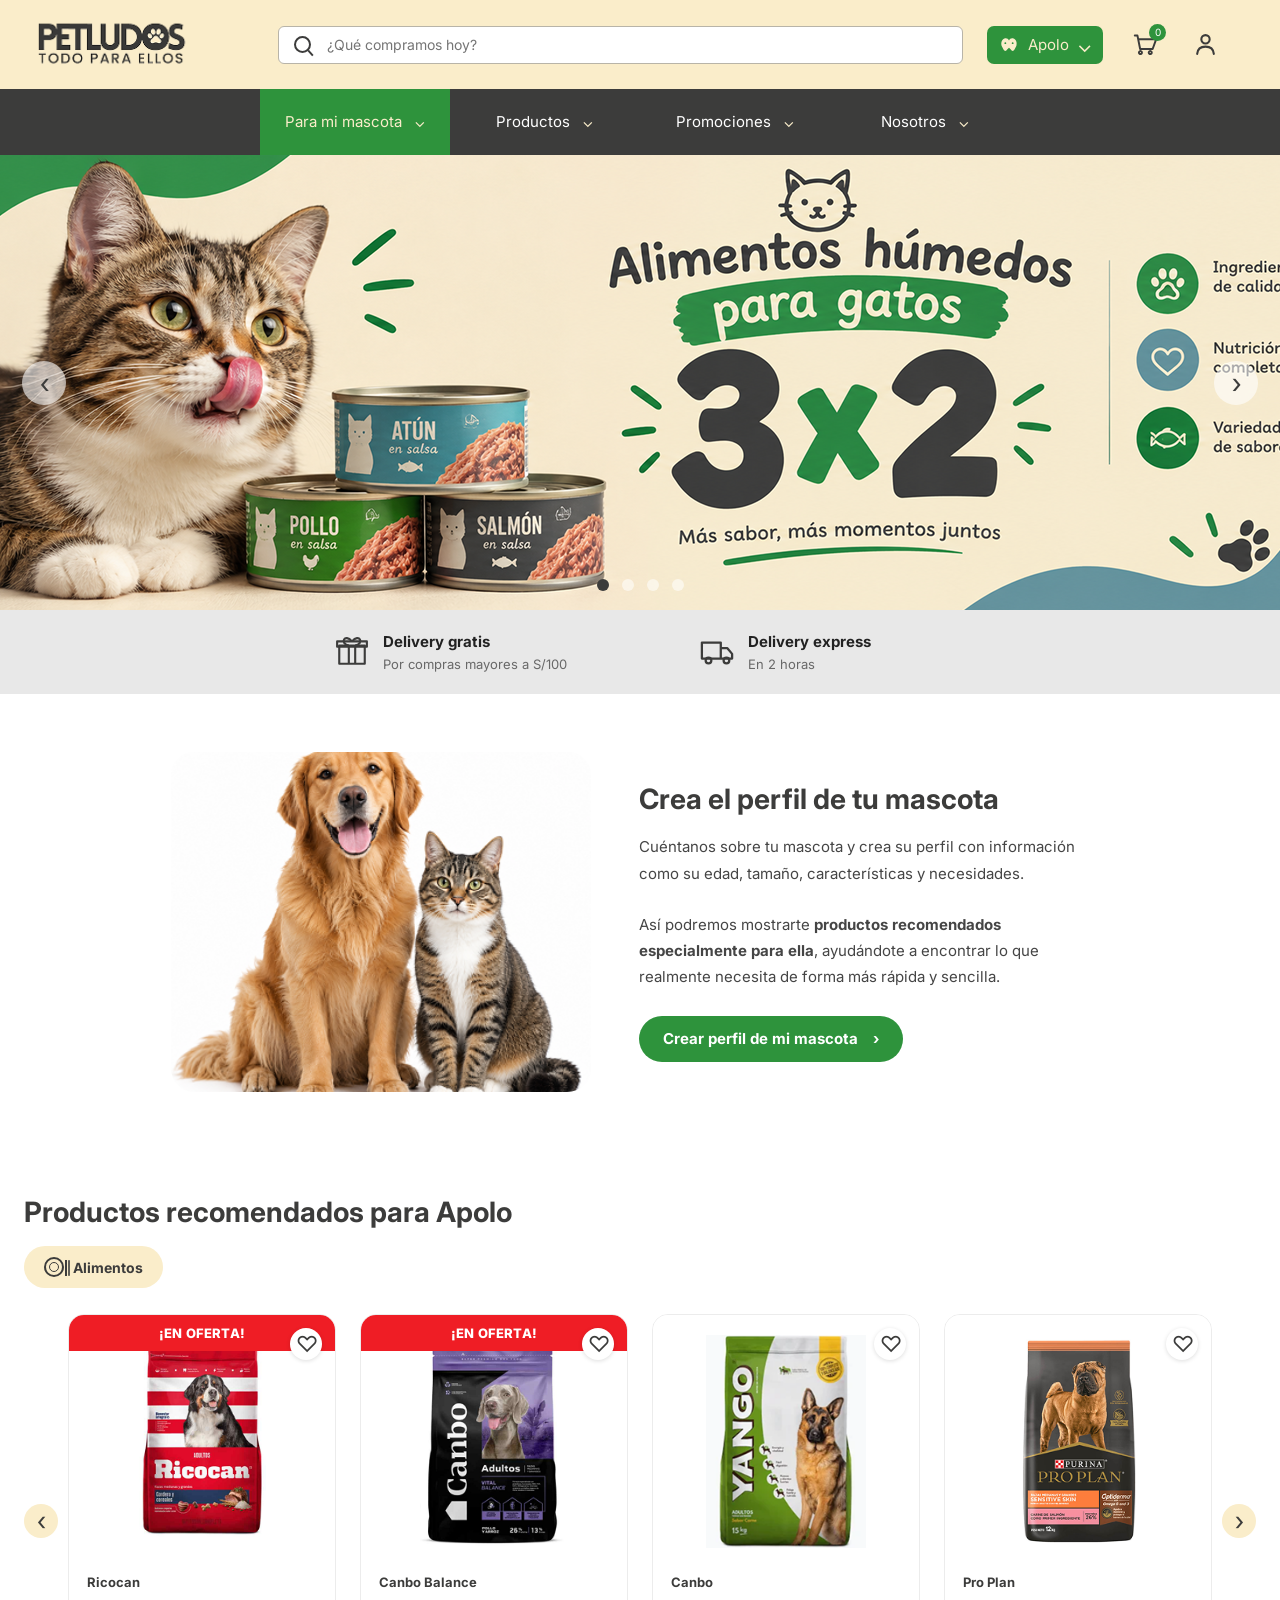
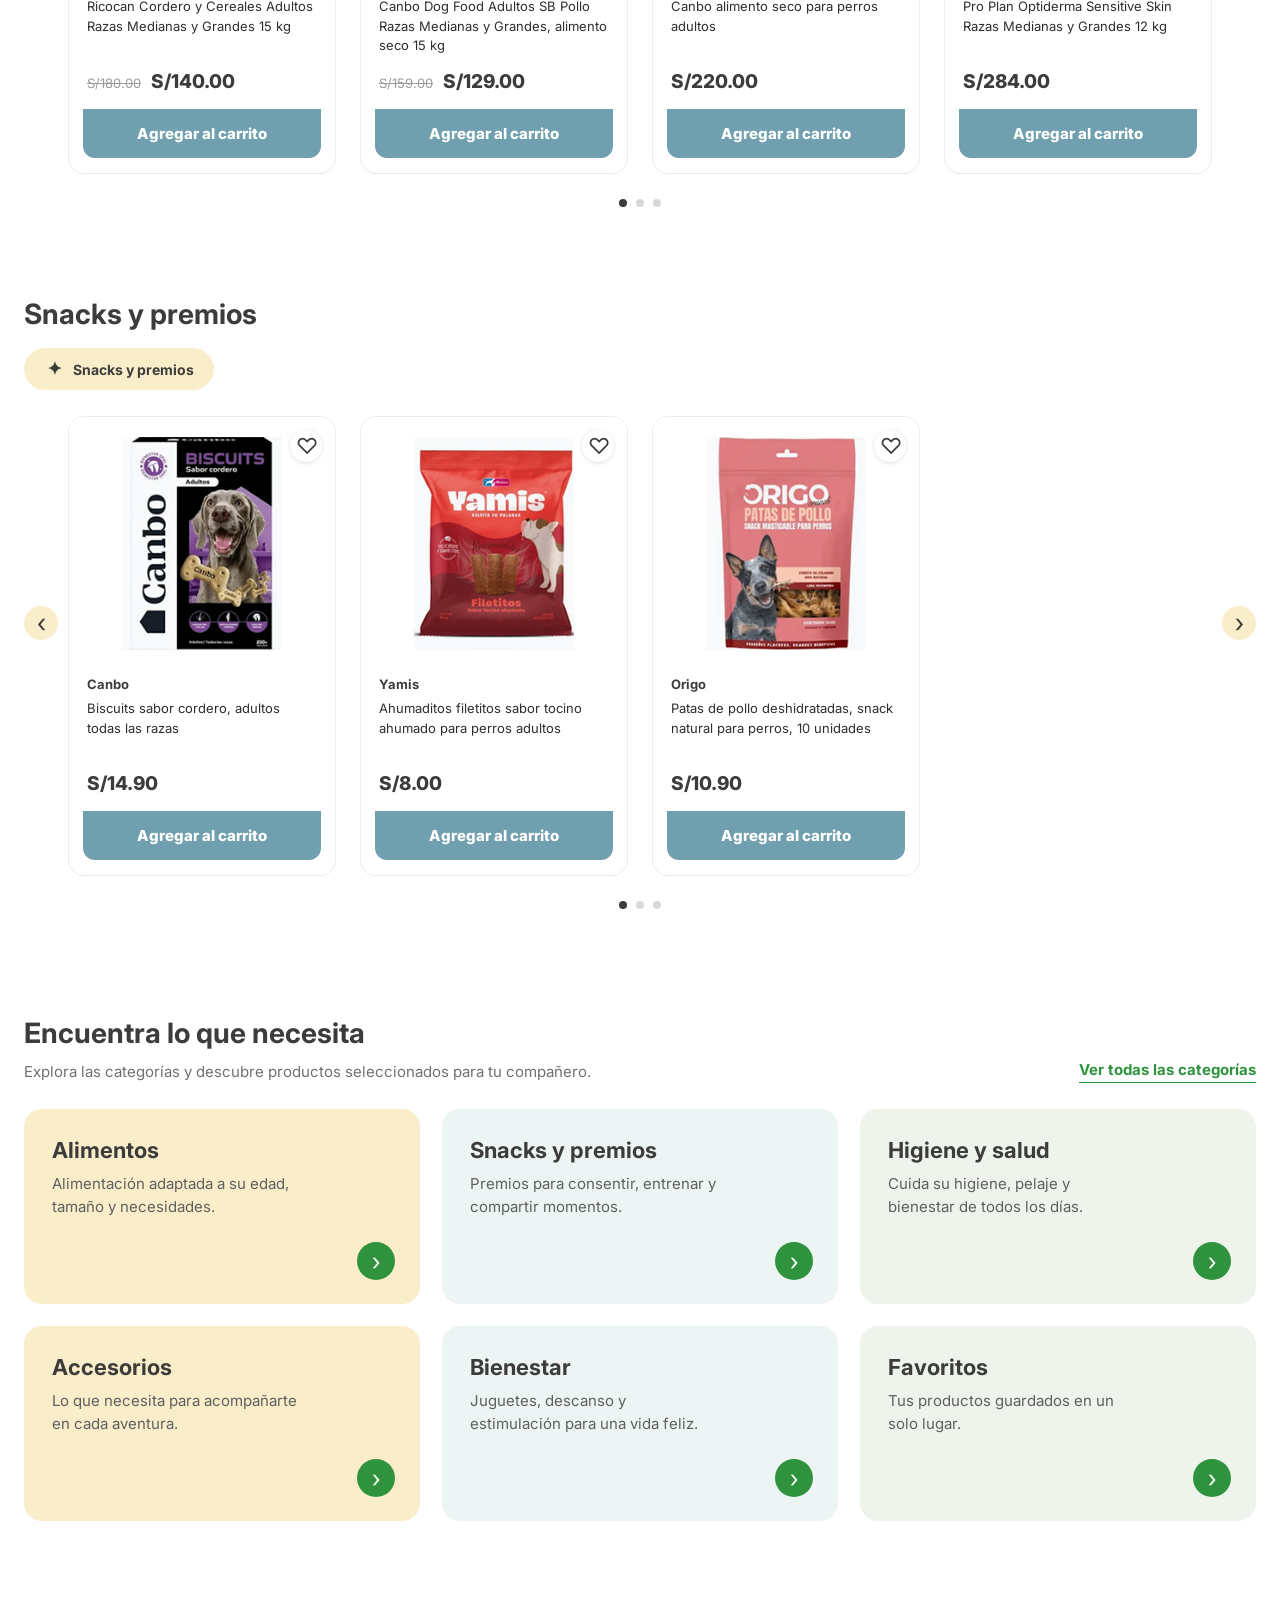
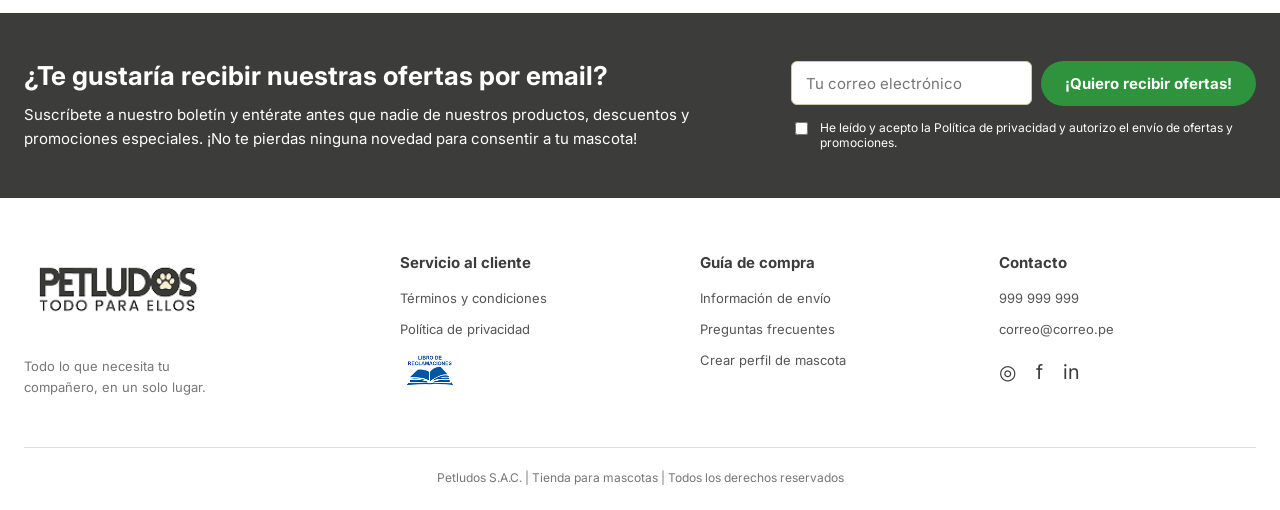
<file: index.html>
<!doctype html>
<html lang="es">
  <head>
    <meta charset="utf-8" />
    <meta name="viewport" content="width=device-width,initial-scale=1" />
    <title>Petludos | Todo para su bienestar</title>
    <link rel="preconnect" href="https://fonts.googleapis.com" />
    <link rel="preconnect" href="https://fonts.gstatic.com" crossorigin />
    <link
      href="https://fonts.googleapis.com/css2?family=Inter:wght@400;500;600;700;800&display=swap"
      rel="stylesheet"
    />
    <link rel="stylesheet" href="styles.css" />
  </head>
  <body>
    <header class="header">
      <div class="topbar wrap">
        <a class="brand-logo" href="index.html" aria-label="Petludos, inicio"
          ><img
            src="./assets/Logo-petludos.png"
            alt="Petludos"
        /></a>
        <form class="searchbar" id="searchForm">
          <span class="search-icon" aria-hidden="true"></span
          ><input
            id="searchInput"
            type="search"
            placeholder="¿Qué compramos hoy?"
            aria-label="Buscar productos"
          />
        </form>
        <button class="pet-profile" id="profileButton">
          <svg class="pet-profile-icon" viewBox="0 0 24 24" aria-hidden="true">
            <path
              d="M4 13c-1-3 0-7 3-8 2-1 4 0 5 2 1-2 3-3 5-2 3 1 4 5 3 8l-2 4c-1 2-3 2-4 0l-2-2-2 2c-1 2-3 2-4 0z"
              fill="currentColor"
            />
            <circle cx="8" cy="10" r="1" fill="#2E933C" />
            <circle cx="16" cy="10" r="1" fill="#2E933C" /></svg
          ><span>Apolo</span><span class="caret">⌄</span>
        </button>
        <button
          class="icon-button cart-head"
          id="cartButton"
          aria-label="Abrir carrito"
        >
          <svg class="cart-icon" viewBox="0 0 28 28" aria-hidden="true">
            <path
              d="M2 4h3l3 15h14l4-11H7M10 23a1.7 1.7 0 1 0 0 .1M21 23a1.7 1.7 0 1 0 0 .1"
              fill="none"
              stroke="currentColor"
              stroke-width="2.2"
              stroke-linecap="round"
              stroke-linejoin="round"
            /></svg
          ><i id="cartCount">0</i>
        </button>
        <button
          class="icon-button account-head"
          id="profileButton2"
          aria-label="Perfil"
        >
          <svg viewBox="0 0 24 24" aria-hidden="true">
            <circle
              cx="12"
              cy="7"
              r="4"
              fill="none"
              stroke="currentColor"
              stroke-width="2"
            />
            <path
              d="M4 21c.4-4.3 3.2-7 8-7s7.6 2.7 8 7"
              fill="none"
              stroke="currentColor"
              stroke-width="2"
              stroke-linecap="round"
            />
          </svg>
        </button>
      </div>
      <nav class="mainnav">
        <div class="wrap nav-inner">
          <a class="nav-pet" href="?view=categorias" data-view="categorias"
            >Para mi mascota <span>⌄</span></a
          >
          <a href="?view=productos" data-view="productos"
            >Productos <span>⌄</span></a
          >
          <a href="?view=promociones" data-view="promociones"
            >Promociones <span>⌄</span></a
          >
          <a href="?view=nosotros" data-view="nosotros"
            >Nosotros <span>⌄</span></a
          >
        </div>
      </nav>
    </header>
    <main id="app" tabindex="-1"></main>
    <footer class="footer" id="footer">
      <div class="wrap footer-grid">
        <div class="footer-brand">
          <img
            src="./assets/Logo-petludos.png"
            alt="Petludos"
          />
          <p>Todo lo que necesita tu compañero, en un solo lugar.</p>
        </div>
        <div class="footer-customer">
          <b>Servicio al cliente</b><a href="#">Términos y condiciones</a
          ><a href="#">Política de privacidad</a
          ><a
            class="complaints-book"
            href="#"
            aria-label="Libro de reclamaciones"
            ><img
            src="./assets/Libro-de-reclamaciones.png"
            alt="Libro de reclamaciones"
            style="width: 60px; height: auto; max-width: 60px; display: block;"
          /></a>
        </div>
        <div>
          <b>Guía de compra</b><a href="#">Información de envío</a
          ><a href="#">Preguntas frecuentes</a
          ><a href="#" id="footerProfile">Crear perfil de mascota</a>
        </div>
        <div>
          <b>Contacto</b><a href="tel:999999999">999 999 999</a
          ><a href="mailto:correo@correo.pe">correo@correo.pe</a>
          <div class="socials">◎　f　in</div>
        </div>
      </div>
      <div class="wrap copyright">
        Petludos S.A.C. | Tienda para mascotas | Todos los derechos reservados
      </div>
    </footer>
    <div class="modal-backdrop" id="modalBackdrop" hidden>
      <section
        class="modal"
        role="dialog"
        aria-modal="true"
        aria-labelledby="modalTitle"
      >
        <button class="modal-close" id="modalClose" aria-label="Cerrar">
          ×
        </button>
        <div id="modalContent"></div>
      </section>
    </div>
    <script src="main.js"></script>
  </body>
</html>
</file>
<file: styles.css>
:root {
  --cream: #faedca;
  --charcoal: #3c3c3b;
  --green: #2e933c;
  --blue: #70a0af;
  --ink: #222;
  --muted: #707070;
  --line: #e7e7e7;
  --red: #ef1d25;
  --max: 1248px;
}
* {
  box-sizing: border-box;
}
html {
  scroll-behavior: smooth;
}
body {
  margin: 0;
  color: var(--ink);
  font-family: Inter, Arial, sans-serif;
  background: #fff;
  font-size: 15px;
}
button,
input,
select {
  font: inherit;
}
button,
a {
  -webkit-tap-highlight-color: transparent;
}
a {
  color: inherit;
  text-decoration: none;
}
button {
  cursor: pointer;
}
.wrap {
  width: min(var(--max), calc(100% - 48px));
  margin-inline: auto;
}
.header {
  position: relative;
  z-index: 5;
  background: var(--cream);
}
.topbar {
  height: 89px;
  display: flex;
  align-items: center;
  gap: 24px;
}
.brand-logo {
  width: 178px;
  height: 70px;
  display: flex;
  align-items: center;
  flex-shrink: 0;
}
.brand-logo img {
  display: block;
  max-width: 100%;
  max-height: 100%;
  object-fit: contain;
}
.searchbar {
  height: 38px;
  border: 1px solid #b8b4a8;
  background: #fff;
  border-radius: 6px;
  display: flex;
  align-items: center;
  gap: 14px;
  padding: 0 15px;
  max-width: 685px;
  flex: 1;
  margin-left: 52px;
}
.searchbar input {
  border: 0;
  outline: 0;
  min-width: 0;
  width: 100%;
  background: transparent;
  font-size: 14px;
}
.search-icon {
  width: 17px;
  height: 17px;
  border: 2px solid var(--charcoal);
  border-radius: 50%;
  position: relative;
  display: inline-block;
  flex-shrink: 0;
}
.search-icon:after {
  content: "";
  position: absolute;
  width: 7px;
  height: 2px;
  background: var(--charcoal);
  right: -5px;
  bottom: -3px;
  transform: rotate(48deg);
}
.pet-profile {
  height: 38px;
  border: 0;
  border-radius: 7px;
  background: var(--charcoal);
  color: #fff;
  display: flex;
  align-items: center;
  gap: 8px;
  padding: 0 11px;
  white-space: nowrap;
}
.pet-profile img {
  width: 22px;
  height: 22px;
  object-fit: contain;
  filter: brightness(0) invert(1);
}
.caret {
  font-size: 20px;
  line-height: 1;
}
.icon-button {
  border: 0;
  background: transparent;
  color: var(--charcoal);
  position: relative;
  display: grid;
  place-items: center;
  font-size: 25px;
  width: 36px;
  height: 40px;
  flex-shrink: 0;
}
.cart-head i {
  font-style: normal;
  position: absolute;
  top: -1px;
  right: -3px;
  background: var(--green);
  color: white;
  font-size: 10px;
  border-radius: 50%;
  min-width: 17px;
  height: 17px;
  display: grid;
  place-items: center;
}
.cart-icon {
  font-size: 31px;
  transform: rotate(180deg);
}
.mainnav {
  height: 66px;
  background: var(--charcoal);
  color: #fff;
}
.nav-inner {
  height: 100%;
  display: flex;
  align-items: center;
  justify-content: center;
  gap: 0;
}
.nav-inner a {
  min-width: 190px;
  text-align: center;
  font-size: 15px;
  padding: 23px 24px;
  height: 100%;
  white-space: nowrap;
}
.nav-inner a:hover,
.nav-inner a.active {
  background: #50504e;
}
.nav-inner a span {
  color: var(--cream);
  margin-left: 8px;
}
.hero {
  height: 455px;
  position: relative;
  overflow: hidden;
  background: #e8d7b3;
}
.hero-image {
  width: 100%;
  height: 100%;
  object-fit: cover;
  display: block;
}
.hero-shade {
  position: absolute;
  inset: 0;
  background: linear-gradient(
    90deg,
    rgba(35, 33, 28, 0.5),
    rgba(35, 33, 28, 0.04) 68%
  );
  pointer-events: none;
}
.hero-copy {
  position: absolute;
  left: max(calc((100% - var(--max)) / 2), 48px);
  top: 50%;
  transform: translateY(-50%);
  max-width: 470px;
  color: #fff;
  text-shadow: 0 2px 12px #0004;
}
.hero-copy .eyebrow {
  font-size: 13px;
  text-transform: uppercase;
  letter-spacing: 2px;
  font-weight: 700;
}
.hero-copy h1 {
  font-size: clamp(34px, 4vw, 56px);
  line-height: 1.08;
  margin: 12px 0 16px;
}
.hero-copy p {
  font-size: 18px;
  line-height: 1.55;
  margin: 0 0 25px;
}
.btn {
  border: 0;
  border-radius: 28px;
  padding: 13px 24px;
  display: inline-flex;
  justify-content: center;
  align-items: center;
  font-weight: 700;
  transition:
    transform 0.18s,
    filter 0.18s;
}
.btn:hover {
  transform: translateY(-1px);
  filter: brightness(0.97);
}
.btn-green {
  background: var(--green);
  color: #fff;
}
.btn-cream {
  background: var(--cream);
  color: var(--charcoal);
}
.hero-arrow {
  position: absolute;
  top: 50%;
  transform: translateY(-50%);
  border: 0;
  background: #fff9;
  border-radius: 50%;
  width: 44px;
  height: 44px;
  font-size: 28px;
  display: grid;
  place-items: center;
}
.hero-arrow.left {
  left: 22px;
}
.hero-arrow.right {
  right: 22px;
}
.dots {
  position: absolute;
  bottom: 19px;
  left: 0;
  right: 0;
  display: flex;
  justify-content: center;
  gap: 13px;
}
.dots span {
  width: 12px;
  height: 12px;
  border-radius: 50%;
  background: #ffffff8c;
}
.dots span.active {
  background: var(--charcoal);
}
.benefits {
  height: 84px;
  background: #e8e8e8;
  display: flex;
  align-items: center;
  justify-content: center;
  gap: 120px;
}
.benefit {
  display: flex;
  align-items: center;
  gap: 14px;
  min-width: 245px;
}
.benefit-icon {
  font-size: 28px;
  color: var(--charcoal);
}
.benefit b {
  display: block;
  font-size: 15px;
}
.benefit small {
  display: block;
  color: #686868;
  margin-top: 5px;
  font-size: 13px;
}
.section {
  padding: 62px 0;
}
.section-heading {
  display: flex;
  justify-content: space-between;
  align-items: end;
  gap: 20px;
  margin-bottom: 26px;
}
.section-heading h2 {
  font-size: 28px;
  margin: 0;
  color: var(--charcoal);
}
.section-heading p {
  margin: 10px 0 0;
  color: var(--muted);
  line-height: 1.55;
  max-width: 750px;
}
.text-link {
  color: var(--green);
  font-weight: 700;
  border-bottom: 1px solid currentColor;
  padding-bottom: 3px;
}
.profile-promo {
  display: grid;
  grid-template-columns: 360px 1fr;
  gap: 60px;
  align-items: center;
  padding-top: 58px;
  padding-bottom: 58px;
}
.profile-promo-image {
  height: 340px;
  border-radius: 24px;
  overflow: hidden;
  background: var(--cream);
}
.profile-promo-image img {
  width: 100%;
  height: 100%;
  object-fit: cover;
}
.profile-promo-copy {
  max-width: 520px;
}
.profile-promo-copy h2 {
  font-size: 28px;
  color: var(--charcoal);
  margin: 0 0 18px;
}
.profile-promo-copy p {
  line-height: 1.75;
  margin: 0 0 25px;
  color: #454545;
}
.category-pills {
  display: flex;
  gap: 12px;
  flex-wrap: wrap;
  margin: 24px 0 28px;
}
.category-pill {
  border: 0;
  background: var(--cream);
  color: var(--charcoal);
  border-radius: 28px;
  padding: 12px 22px;
  font-weight: 700;
  display: flex;
  gap: 10px;
  align-items: center;
}
.category-pill.active,
.category-pill:hover {
  background: var(--green);
  color: white;
}
.category-pill .cat-icon {
  display: inline-flex;
  width: 18px;
  justify-content: center;
  font-size: 17px;
}
.product-grid {
  display: grid;
  grid-template-columns: repeat(4, minmax(0, 1fr));
  gap: 26px 24px;
}
.product-card {
  border: 1px solid #ececec;
  border-radius: 16px;
  overflow: hidden;
  position: relative;
  display: flex;
  flex-direction: column;
  min-width: 0;
  background: #fff;
  transition:
    box-shadow 0.2s,
    transform 0.2s;
}
.product-card:hover {
  box-shadow: 0 8px 24px #00000012;
  transform: translateY(-2px);
}
.product-image {
  height: 245px;
  display: flex;
  align-items: center;
  justify-content: center;
  padding: 20px 18px 12px;
  background: #fff;
  position: relative;
}
.product-image img {
  width: 100%;
  height: 100%;
  object-fit: contain;
}
.product-image .image-fallback {
  font-size: 13px;
  color: #777;
  text-align: center;
  max-width: 200px;
}
.offer-label {
  position: absolute;
  z-index: 1;
  left: 0;
  right: 0;
  top: 0;
  background: var(--red);
  color: #fff;
  text-align: center;
  font-weight: 800;
  font-size: 13px;
  letter-spacing: 0.2px;
  padding: 10px 6px;
}
.heart {
  position: absolute;
  right: 13px;
  top: 13px;
  z-index: 2;
  width: 32px;
  height: 32px;
  border: 0;
  border-radius: 50%;
  background: #fff;
  box-shadow: 0 1px 4px #0002;
  color: var(--charcoal);
  font-size: 22px;
  line-height: 1;
}
.heart.active {
  color: #e73343;
}
.product-info {
  padding: 14px 18px 16px;
  flex: 1;
}
.brand {
  display: block;
  font-size: 13px;
  margin-bottom: 7px;
  color: var(--charcoal);
}
.product-name {
  font-size: 13px;
  line-height: 1.5;
  min-height: 60px;
  margin: 0 0 13px;
  color: #2e2e2e;
}
.price-row {
  display: flex;
  align-items: baseline;
  gap: 10px;
  flex-wrap: wrap;
  margin: 0;
}
.price {
  font-weight: 800;
  font-size: 19px;
  color: var(--charcoal);
}
.old-price {
  font-size: 13px;
  color: #9a9a9a;
  text-decoration: line-through;
  font-weight: 400;
}
.card-actions {
  padding: 0 14px 15px;
}
.add-button {
  width: 100%;
  border: 0;
  background: var(--blue);
  color: #fff;
  border-radius: 0 0 12px 12px;
  padding: 15px 8px;
  font-weight: 800;
}
.add-button:hover {
  background: #5c8d9d;
}
.category-tiles {
  display: grid;
  grid-template-columns: repeat(3, minmax(0, 1fr));
  gap: 22px;
}
.category-tile {
  min-height: 195px;
  border-radius: 18px;
  background: var(--cream);
  padding: 28px;
  display: flex;
  flex-direction: column;
  justify-content: space-between;
  position: relative;
  overflow: hidden;
}
.category-tile:nth-child(3n + 2) {
  background: #edf4f4;
}
.category-tile:nth-child(3n) {
  background: #eef4eb;
}
.category-tile h3 {
  margin: 0;
  font-size: 22px;
  color: var(--charcoal);
}
.category-tile p {
  margin: 10px 0 18px;
  color: #5f5f5f;
  line-height: 1.5;
  max-width: 250px;
}
.category-tile .tile-arrow {
  position: absolute;
  right: 25px;
  bottom: 24px;
  border-radius: 50%;
  width: 38px;
  height: 38px;
  display: grid;
  place-items: center;
  background: var(--green);
  color: #fff;
  font-size: 24px;
}
.page-top {
  padding: 38px 0 10px;
}
.breadcrumbs {
  color: #7b7b7b;
  font-size: 13px;
  margin-bottom: 17px;
}
.page-title {
  font-size: 32px;
  margin: 0;
  color: var(--charcoal);
}
.page-desc {
  line-height: 1.6;
  color: #626262;
  max-width: 850px;
  margin: 12px 0 0;
}
.catalog-tools {
  display: flex;
  justify-content: space-between;
  align-items: center;
  gap: 20px;
  margin: 22px 0 28px;
  flex-wrap: wrap;
}
.catalog-tools .category-pills {
  margin: 0;
}
.sort-select {
  border: 1px solid #d7d7d7;
  border-radius: 8px;
  padding: 12px 14px;
  background: white;
  color: var(--charcoal);
}
.catalog-layout {
  padding-bottom: 70px;
}
.catalog-count {
  font-size: 13px;
  color: #747474;
  margin: 0 0 16px;
}
.newsletter {
  background: var(--cream);
  padding: 47px 0;
  margin-top: 30px;
}
.newsletter-inner {
  display: grid;
  grid-template-columns: 1fr minmax(320px, 465px);
  gap: 35px;
  align-items: center;
}
.newsletter h2 {
  font-size: 26px;
  color: var(--charcoal);
  margin: 0 0 12px;
}
.newsletter p {
  max-width: 700px;
  line-height: 1.6;
  margin: 0;
  color: #4f4f4f;
}
.newsletter-form {
  display: flex;
  gap: 9px;
  flex-wrap: wrap;
}
.newsletter-form input {
  height: 44px;
  border: 1px solid #d3c8a6;
  border-radius: 6px;
  padding: 0 14px;
  min-width: 0;
  flex: 1;
  background: #fff;
}
.consent {
  display: flex;
  gap: 9px;
  font-size: 12px;
  align-items: start;
  margin-top: 14px;
  color: #595959;
}
.consent input {
  margin-top: 2px;
}
.footer {
  background: #fff;
  padding: 55px 0 25px;
}
.footer-grid {
  display: grid;
  grid-template-columns: 1.3fr 1fr 1fr 1fr;
  gap: 42px;
}
.footer-grid > div {
  display: flex;
  flex-direction: column;
  gap: 15px;
  font-size: 13px;
}
.footer-grid b {
  font-size: 15px;
  color: var(--charcoal);
  margin-bottom: 3px;
}
.footer-grid a {
  color: #555;
}
.footer-grid a:hover {
  color: var(--green);
}
.footer-brand img {
  width: 190px;
  height: 75px;
  object-fit: contain;
  object-position: left center;
}
.footer-brand p {
  line-height: 1.6;
  color: #777;
  max-width: 220px;
}
.socials {
  font-size: 20px;
  color: var(--charcoal);
  margin-top: 7px;
}
.copyright {
  border-top: 1px solid #ddd;
  text-align: center;
  padding-top: 22px;
  margin-top: 36px;
  color: #777;
  font-size: 12px;
}
.empty-state {
  border: 1px dashed #d7d7d7;
  border-radius: 14px;
  padding: 50px 20px;
  text-align: center;
  color: #666;
  grid-column: 1/-1;
}
.empty-state h3 {
  color: var(--charcoal);
  margin-top: 0;
}
.modal-backdrop {
  position: fixed;
  inset: 0;
  background: #0008;
  z-index: 20;
  display: grid;
  place-items: center;
  padding: 20px;
}
.modal-backdrop[hidden] {
  display: none;
}
.modal {
  position: relative;
  background: #fff;
  border-radius: 18px;
  padding: 34px;
  max-width: 520px;
  width: 100%;
  max-height: 90vh;
  overflow: auto;
  box-shadow: 0 20px 60px #0003;
}
.modal-close {
  position: absolute;
  right: 14px;
  top: 9px;
  border: 0;
  background: transparent;
  font-size: 28px;
  color: #555;
}
.modal h2 {
  margin: 0 0 12px;
  color: var(--charcoal);
}
.modal p {
  line-height: 1.6;
  color: #666;
}
.modal label {
  display: block;
  font-size: 13px;
  font-weight: 700;
  margin: 16px 0 7px;
}
.modal input,
.modal select,
.modal textarea {
  width: 100%;
  border: 1px solid #d8d8d8;
  border-radius: 7px;
  padding: 12px;
  background: #fff;
}
.modal .btn {
  margin-top: 20px;
  width: 100%;
}
.cart-list {
  display: grid;
  gap: 12px;
  margin: 20px 0;
}
.cart-line {
  display: grid;
  grid-template-columns: 1fr auto;
  gap: 12px;
  padding-bottom: 12px;
  border-bottom: 1px solid #eee;
}
.cart-line small {
  display: block;
  color: #777;
  margin-top: 5px;
}
.cart-total {
  font-size: 20px;
  font-weight: 800;
  display: flex;
  justify-content: space-between;
}
.about-block {
  padding: 58px 0;
  max-width: 820px;
  margin: auto;
  line-height: 1.8;
}
.about-block h2 {
  color: var(--charcoal);
}
@media (max-width: 1050px) {
  .topbar {
    gap: 13px;
  }
  .brand-logo {
    width: 135px;
  }
  .searchbar {
    margin-left: 10px;
  }
  .benefits {
    gap: 35px;
  }
  .product-grid {
    grid-template-columns: repeat(3, minmax(0, 1fr));
  }
  .profile-promo {
    grid-template-columns: 300px 1fr;
    gap: 35px;
  }
  .nav-inner a {
    min-width: 150px;
  }
  .footer-grid {
    gap: 25px;
  }
}
@media (max-width: 760px) {
  .wrap {
    width: calc(100% - 30px);
  }
  .topbar {
    height: auto;
    min-height: 82px;
    flex-wrap: wrap;
    padding: 10px 0;
    gap: 10px;
  }
  .brand-logo {
    width: 120px;
    height: 48px;
  }
  .searchbar {
    order: 5;
    flex-basis: 100%;
    max-width: none;
    margin: 0;
    height: 40px;
  }
  .pet-profile {
    margin-left: auto;
  }
  .account-head {
    display: none;
  }
  .mainnav {
    height: auto;
  }
  .nav-inner {
    width: 100%;
    overflow: auto;
    justify-content: flex-start;
  }
  .nav-inner a {
    min-width: max-content;
    padding: 17px 18px;
    font-size: 13px;
  }
  .hero {
    height: 360px;
  }
  .hero-copy {
    left: 25px;
    right: 25px;
    max-width: 390px;
  }
  .hero-copy h1 {
    font-size: 35px;
  }
  .hero-copy p {
    font-size: 15px;
  }
  .hero-arrow {
    width: 35px;
    height: 35px;
    font-size: 23px;
  }
  .benefits {
    height: auto;
    padding: 20px 15px;
    gap: 20px;
    flex-wrap: wrap;
    justify-content: flex-start;
  }
  .benefit {
    min-width: 210px;
  }
  .section {
    padding: 42px 0;
  }
  .section-heading {
    align-items: start;
    flex-direction: column;
  }
  .section-heading h2 {
    font-size: 24px;
  }
  .profile-promo {
    grid-template-columns: 1fr;
    gap: 25px;
  }
  .profile-promo-image {
    height: 260px;
  }
  .product-grid {
    grid-template-columns: repeat(2, minmax(0, 1fr));
    gap: 14px;
  }
  .product-image {
    height: 185px;
    padding: 20px 10px 10px;
  }
  .product-info {
    padding: 12px;
  }
  .product-name {
    font-size: 12px;
    min-height: 75px;
  }
  .price {
    font-size: 17px;
  }
  .old-price {
    font-size: 11px;
  }
  .card-actions {
    padding: 0 8px 9px;
  }
  .add-button {
    font-size: 12px;
    padding: 13px 5px;
  }
  .category-tiles {
    grid-template-columns: repeat(2, minmax(0, 1fr));
    gap: 13px;
  }
  .category-tile {
    min-height: 175px;
    padding: 20px;
  }
  .category-tile h3 {
    font-size: 18px;
  }
  .category-tile p {
    font-size: 13px;
  }
  .newsletter-inner {
    grid-template-columns: 1fr;
  }
  .newsletter h2 {
    font-size: 23px;
  }
  .footer-grid {
    grid-template-columns: repeat(2, minmax(0, 1fr));
    gap: 28px 20px;
  }
  .footer-brand img {
    width: 150px;
  }
  .page-title {
    font-size: 27px;
  }
  .catalog-tools {
    align-items: stretch;
  }
  .catalog-tools .category-pills {
    width: 100%;
    flex-wrap: nowrap;
    overflow: auto;
    padding-bottom: 5px;
  }
  .category-pill {
    white-space: nowrap;
    padding: 10px 15px;
    font-size: 13px;
  }
  .sort-select {
    width: 100%;
  }
}
@media (max-width: 390px) {
  .product-grid {
    gap: 10px;
  }
  .product-image {
    height: 160px;
  }
  .product-name {
    min-height: 88px;
  }
  .price-row {
    gap: 5px;
  }
  .category-tiles {
    grid-template-columns: 1fr;
  }
  .pet-profile {
    padding: 0 8px;
  }
  .cart-head {
    width: 28px;
  }
}

/* Ajustes solicitados para la página principal de Petludos */
.pet-profile {
  background: var(--green);
  color: var(--cream);
}
.pet-profile-icon {
  width: 22px;
  height: 22px;
  color: var(--cream);
  flex-shrink: 0;
}
.cart-icon {
  width: 28px;
  height: 28px;
  display: block;
  transform: none;
  font-size: initial;
}
.icon-button > svg {
  width: 25px;
  height: 25px;
  display: block;
}
.nav-inner a.nav-pet {
  background: var(--green);
  color: var(--cream);
}
.nav-inner a.nav-pet span {
  color: var(--cream);
}
.nav-inner a.nav-pet:hover,
.nav-inner a.nav-pet.active {
  background: var(--green);
  color: var(--cream);
}
.hero-shade,
.hero-copy {
  display: none !important;
}
.hero {
  background: #fff;
}
.hero-image {
  object-fit: cover;
}
.hero-arrow {
  color: var(--charcoal);
  z-index: 2;
}
.hero .dots {
  z-index: 2;
}
.benefit-icon {
  width: 34px;
  height: 34px;
  display: grid;
  place-items: center;
  flex-shrink: 0;
}
.benefit-icon svg {
  width: 34px;
  height: 34px;
  display: block;
}
.profile-promo {
  max-width: 1040px;
  margin-inline: auto;
  grid-template-columns: minmax(300px, 420px) minmax(0, 470px);
  justify-content: center;
  gap: 48px;
}
.profile-promo-copy {
  max-width: 470px;
}
.home-products .section-heading {
  align-items: center;
}
.home-category-chip {
  display: inline-flex;
  align-items: center;
  gap: 9px;
  margin-top: 17px;
  background: var(--cream);
  color: var(--charcoal);
  border-radius: 28px;
  padding: 10px 20px;
  font-size: 14px;
  font-weight: 700;
  min-height: 42px;
}
.home-category-chip .plate-icon,
.home-category-chip .snack-icon {
  font-size: 18px;
  line-height: 1;
  display: inline-grid;
  place-items: center;
  width: 20px;
  height: 20px;
}
.plate-icon {
  border: 2px solid var(--charcoal);
  border-radius: 50%;
  font-size: 0 !important;
  position: relative;
}
.plate-icon:before {
  content: "";
  position: absolute;
  width: 8px;
  height: 8px;
  border: 1.5px solid var(--charcoal);
  border-radius: 50%;
}
.plate-icon:after {
  content: "";
  position: absolute;
  right: -5px;
  top: 1px;
  width: 2px;
  height: 16px;
  background: var(--charcoal);
  box-shadow: 3px 0 0 -0.2px var(--charcoal);
}
.home-carousel {
  position: relative;
  padding: 0 44px;
}
.home-carousel .product-grid {
  grid-template-columns: repeat(4, minmax(0, 1fr));
  gap: 24px;
}
.home-carousel .product-arrow {
  position: absolute;
  z-index: 2;
  top: 45%;
  transform: translateY(-50%);
  width: 34px;
  height: 34px;
  border: 0;
  border-radius: 50%;
  background: var(--cream);
  color: var(--charcoal);
  font-size: 26px;
  line-height: 1;
  display: grid;
  place-items: center;
}
.home-carousel .product-arrow.left {
  left: 0;
}
.home-carousel .product-arrow.right {
  right: 0;
}
.product-dots {
  display: flex;
  justify-content: center;
  align-items: center;
  gap: 9px;
  margin-top: 25px;
}
.product-dots span {
  width: 8px;
  height: 8px;
  border-radius: 50%;
  background: #d8d8d8;
}
.product-dots span.active {
  background: var(--charcoal);
}
.home-products-food,
.home-products-snacks {
  padding-top: 45px;
  padding-bottom: 45px;
}
.newsletter {
  background: var(--charcoal);
}
.newsletter h2,
.newsletter p,
.newsletter .consent {
  color: #fff;
}
.newsletter .consent {
  color: #fff;
}
@media (max-width: 1050px) {
  .profile-promo {
    max-width: calc(100% - 48px);
    grid-template-columns: minmax(260px, 360px) minmax(0, 1fr);
    gap: 30px;
  }
  .home-carousel .product-grid {
    gap: 15px;
  }
  .home-carousel {
    padding: 0 38px;
  }
}
@media (max-width: 760px) {
  .profile-promo {
    max-width: none;
    grid-template-columns: 1fr;
    gap: 25px;
  }
  .profile-promo-copy {
    max-width: none;
  }
  .home-carousel {
    padding: 0 24px;
  }
  .home-carousel .product-grid {
    grid-template-columns: repeat(2, minmax(0, 1fr));
    gap: 14px;
  }
  .home-carousel .product-arrow {
    width: 28px;
    height: 28px;
    font-size: 22px;
  }
  .home-products .section-heading {
    align-items: flex-start;
  }
  .home-category-chip {
    margin-top: 13px;
  }
  .nav-inner a.nav-pet {
    color: var(--cream);
  }
  #footer .footer-customer a.complaints-book img {
  width: 60px !important;
  height: auto !important;
  max-width: 60px !important;
  max-height: none !important;
}
.category-pill .cat-icon {
  display: inline-flex;
  align-items: center;
  justify-content: center;
  flex-shrink: 0;
  width: 20px;
  height: 20px;
  color: #3C3C3B;
}
.category-pill .cat-icon svg {
  display: block;
  width: 20px;
  height: 20px;
  fill: none;
  stroke: currentColor;
  stroke-width: 1.7;
  stroke-linecap: round;
  stroke-linejoin: round;
}
}
</file>
